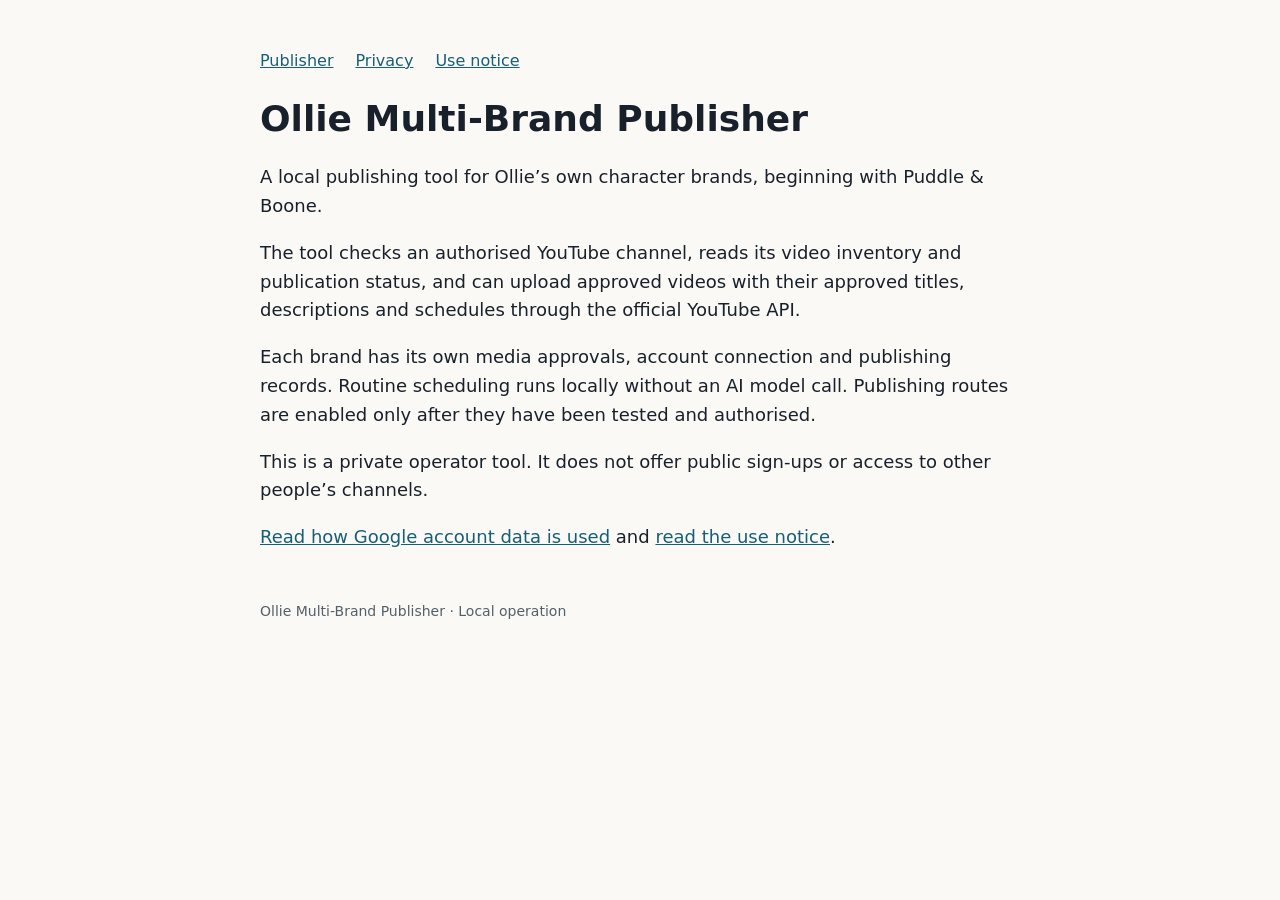
<file: index.html>
<!doctype html>
<html lang="en"><head><meta charset="utf-8"><meta name="viewport" content="width=device-width, initial-scale=1"><title>Ollie Multi-Brand Publisher</title><link rel="stylesheet" href="style.css"></head><body><nav><a href="index.html">Publisher</a><a href="privacy.html">Privacy</a><a href="terms.html">Use notice</a></nav><main><h1>Ollie Multi-Brand Publisher</h1><p>A local publishing tool for Ollie’s own character brands, beginning with Puddle &amp; Boone.</p><p>The tool checks an authorised YouTube channel, reads its video inventory and publication status, and can upload approved videos with their approved titles, descriptions and schedules through the official YouTube API.</p><p>Each brand has its own media approvals, account connection and publishing records. Routine scheduling runs locally without an AI model call. Publishing routes are enabled only after they have been tested and authorised.</p><p>This is a private operator tool. It does not offer public sign-ups or access to other people’s channels.</p><p><a href="privacy.html">Read how Google account data is used</a> and <a href="terms.html">read the use notice</a>.</p></main><footer>Ollie Multi-Brand Publisher · Local operation</footer></body></html>
</file>
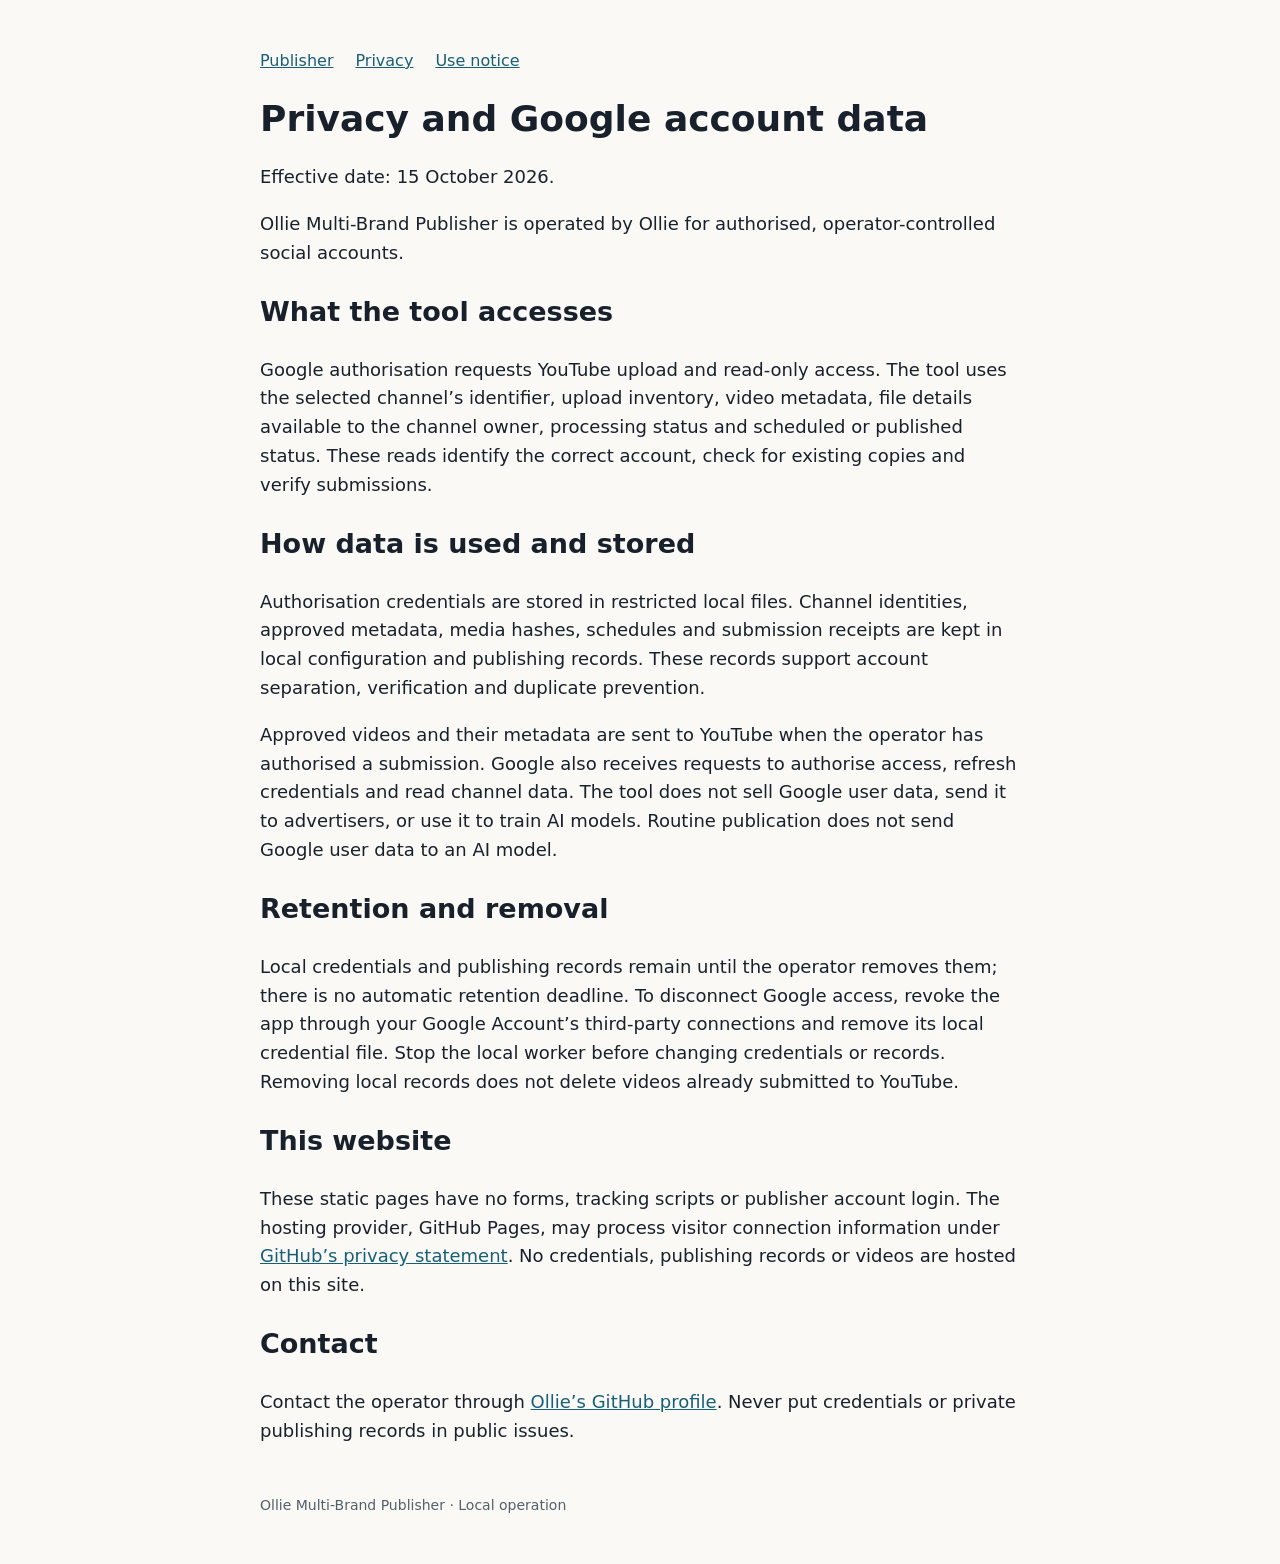
<file: privacy.html>
<!doctype html>
<html lang="en"><head><meta charset="utf-8"><meta name="viewport" content="width=device-width, initial-scale=1"><title>Privacy and Google account data</title><link rel="stylesheet" href="style.css"></head><body><nav><a href="index.html">Publisher</a><a href="privacy.html">Privacy</a><a href="terms.html">Use notice</a></nav><main><h1>Privacy and Google account data</h1><p>Effective date: 15 October 2026.</p><p>Ollie Multi-Brand Publisher is operated by Ollie for authorised, operator-controlled social accounts.</p><h2>What the tool accesses</h2><p>Google authorisation requests YouTube upload and read-only access. The tool uses the selected channel’s identifier, upload inventory, video metadata, file details available to the channel owner, processing status and scheduled or published status. These reads identify the correct account, check for existing copies and verify submissions.</p><h2>How data is used and stored</h2><p>Authorisation credentials are stored in restricted local files. Channel identities, approved metadata, media hashes, schedules and submission receipts are kept in local configuration and publishing records. These records support account separation, verification and duplicate prevention.</p><p>Approved videos and their metadata are sent to YouTube when the operator has authorised a submission. Google also receives requests to authorise access, refresh credentials and read channel data. The tool does not sell Google user data, send it to advertisers, or use it to train AI models. Routine publication does not send Google user data to an AI model.</p><h2>Retention and removal</h2><p>Local credentials and publishing records remain until the operator removes them; there is no automatic retention deadline. To disconnect Google access, revoke the app through your Google Account’s third-party connections and remove its local credential file. Stop the local worker before changing credentials or records. Removing local records does not delete videos already submitted to YouTube.</p><h2>This website</h2><p>These static pages have no forms, tracking scripts or publisher account login. The hosting provider, GitHub Pages, may process visitor connection information under <a href="https://docs.github.com/en/site-policy/privacy-policies/github-general-privacy-statement">GitHub’s privacy statement</a>. No credentials, publishing records or videos are hosted on this site.</p><h2>Contact</h2><p>Contact the operator through <a href="https://github.com/Olliecutts">Ollie’s GitHub profile</a>. Never put credentials or private publishing records in public issues.</p></main><footer>Ollie Multi-Brand Publisher · Local operation</footer></body></html>
</file>
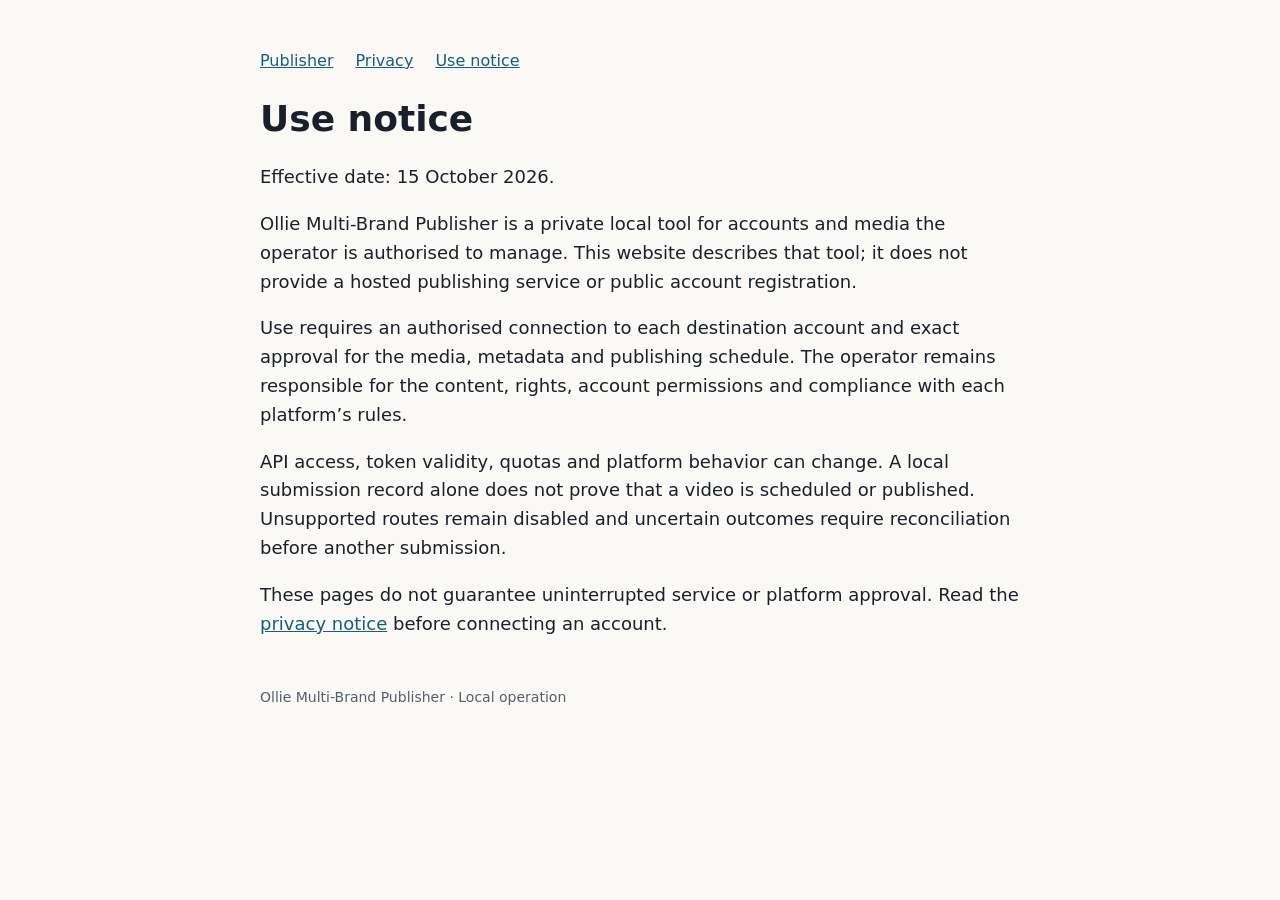
<file: terms.html>
<!doctype html>
<html lang="en"><head><meta charset="utf-8"><meta name="viewport" content="width=device-width, initial-scale=1"><title>Use notice</title><link rel="stylesheet" href="style.css"></head><body><nav><a href="index.html">Publisher</a><a href="privacy.html">Privacy</a><a href="terms.html">Use notice</a></nav><main><h1>Use notice</h1><p>Effective date: 15 October 2026.</p><p>Ollie Multi-Brand Publisher is a private local tool for accounts and media the operator is authorised to manage. This website describes that tool; it does not provide a hosted publishing service or public account registration.</p><p>Use requires an authorised connection to each destination account and exact approval for the media, metadata and publishing schedule. The operator remains responsible for the content, rights, account permissions and compliance with each platform’s rules.</p><p>API access, token validity, quotas and platform behavior can change. A local submission record alone does not prove that a video is scheduled or published. Unsupported routes remain disabled and uncertain outcomes require reconciliation before another submission.</p><p>These pages do not guarantee uninterrupted service or platform approval. Read the <a href="privacy.html">privacy notice</a> before connecting an account.</p></main><footer>Ollie Multi-Brand Publisher · Local operation</footer></body></html>
</file>
<file: style.css>
body{max-width:760px;margin:48px auto;padding:0 22px;font:18px/1.6 system-ui;color:#18212b;background:#faf9f6}a{color:#175f76}nav{display:flex;gap:22px;flex-wrap:wrap;font-size:16px}h1{line-height:1.15}footer{margin-top:48px;font-size:14px;color:#53606a}
</file>
